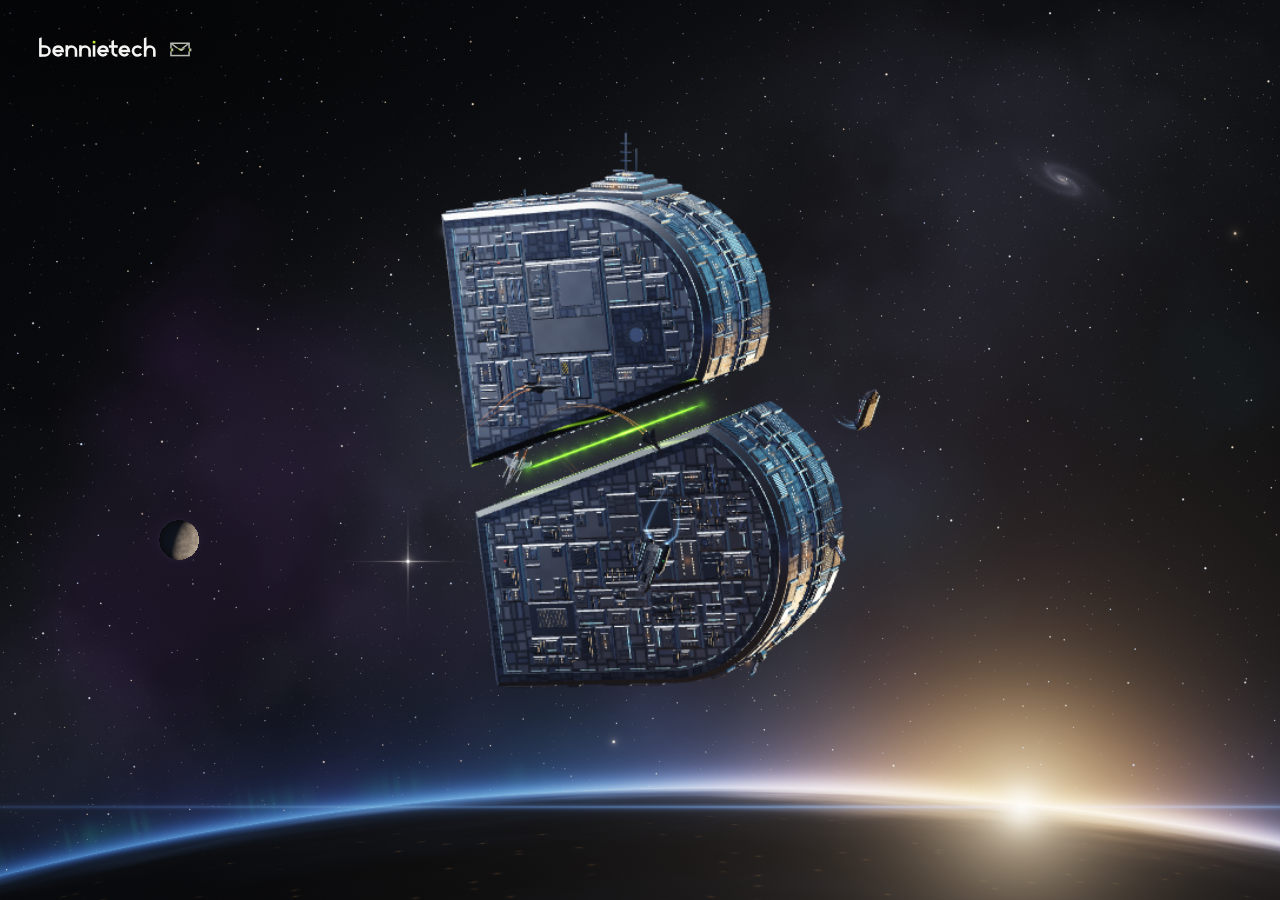
<file: index.html>
<!doctype html>
<html lang="en">
<head>
  <meta charset="utf-8">
  <meta name="viewport" content="width=device-width, initial-scale=1, viewport-fit=cover">
  <meta name="theme-color" content="#03060b">
  <meta name="description" content="BennieTech. An interactive study in form and light.">
  <link rel="canonical" href="https://bennienet.cloud/">
  <link rel="icon" href="/assets/icons/favicon.svg" type="image/svg+xml">
  <link rel="icon" href="/assets/icons/favicon-32.png" sizes="32x32" type="image/png">
  <link rel="apple-touch-icon" href="/assets/icons/apple-touch-icon.png">
  <meta property="og:type" content="website">
  <meta property="og:url" content="https://bennienet.cloud/">
  <meta property="og:site_name" content="BennieTech">
  <meta property="og:title" content="BennieTech">
  <meta property="og:description" content="An interactive study in form and light.">
  <meta property="og:image" content="https://bennienet.cloud/assets/og/bennietech.jpg">
  <meta property="og:image:width" content="1200">
  <meta property="og:image:height" content="630">
  <meta property="og:image:alt" content="A B-shaped starship hull of dark armoured plating above a planet at sunrise, circled by small spacecraft, with a lime energy beam through its cut.">
  <meta name="twitter:card" content="summary_large_image">
  <link rel="stylesheet" href="/css/sculpture.css">
  <title>BennieTech</title>
</head>
<body>
  <main class="space" aria-label="BennieTech">
    <div class="exhibit" role="img" aria-label="A B-shaped starship hull of dark armoured plating hangs in deep space above a planet at sunrise, circled by small spacecraft, with a lime energy beam running through its diagonal cut. When animated, it briefly turns to black liquid and returns as other works: reeded green glass, plush fur, speckled terrazzo with emerald louvers, and a translucent glass enclosure housing glowing 3D voxels.">
      <picture>
        <source media="(max-aspect-ratio: 4/5)" srcset="/assets/glass/rest-portrait.webp">
        <img class="silhouette" src="/assets/glass/rest.webp" width="1536" height="1368" fetchpriority="high" alt="">
      </picture>
      <canvas aria-hidden="true"></canvas>
    </div>
    <header class="brand">
      <div class="signature">
        <img src="/assets/logo/bennietech-wordmark.svg" width="1004" height="175" alt="BennieTech">
        <img class="signature-night" src="/assets/logo/bennietech-wordmark-dark.svg" width="1004" height="175" alt="">
      </div>
      <a class="email" href="mailto:lukebennie@gmail.com" aria-label="Email Luke Bennie at lukebennie@gmail.com">
        <svg viewBox="0 0 34 26" aria-hidden="true" focusable="false">
          <!-- An envelope with one scan strip torn sideways, fringed in olive. -->
          <defs>
            <g id="mail-art" fill="none" stroke-width="2.35" stroke-linecap="butt" stroke-linejoin="miter">
              <rect x="3" y="3.5" width="28" height="19"/>
              <path d="M3 3.5 17 14.2 31 3.5"/>
            </g>
            <clipPath id="mail-above"><rect x="-6" y="-2" width="46" height="13.4"/></clipPath>
            <clipPath id="mail-strip"><rect x="-6" y="11.4" width="46" height="4.4"/></clipPath>
            <clipPath id="mail-below"><rect x="-6" y="15.8" width="46" height="12"/></clipPath>
          </defs>
          <use href="#mail-art" stroke="currentColor" clip-path="url(#mail-above)"/>
          <use href="#mail-art" stroke="currentColor" clip-path="url(#mail-below)"/>
          <g class="mail-tear">
            <use href="#mail-art" class="mail-fringe" clip-path="url(#mail-strip)" transform="translate(1 0)"/>
            <use href="#mail-art" stroke="currentColor" clip-path="url(#mail-strip)" transform="translate(2.4 0)"/>
          </g>
        </svg>
        <span class="email-address" aria-hidden="true">lukebennie@gmail.com</span>
      </a>
    </header>
    <div class="studio-wash" aria-hidden="true"></div>
  </main>
  <script type="module">
    const motion = matchMedia('(prefers-reduced-motion: reduce)');
    function start() {
      if (motion.matches) return;
      motion.removeEventListener('change', start);
      import('/js/sculpture.js');
    }
    motion.addEventListener('change', start);
    start();
  </script>
</body>
</html>
</file>
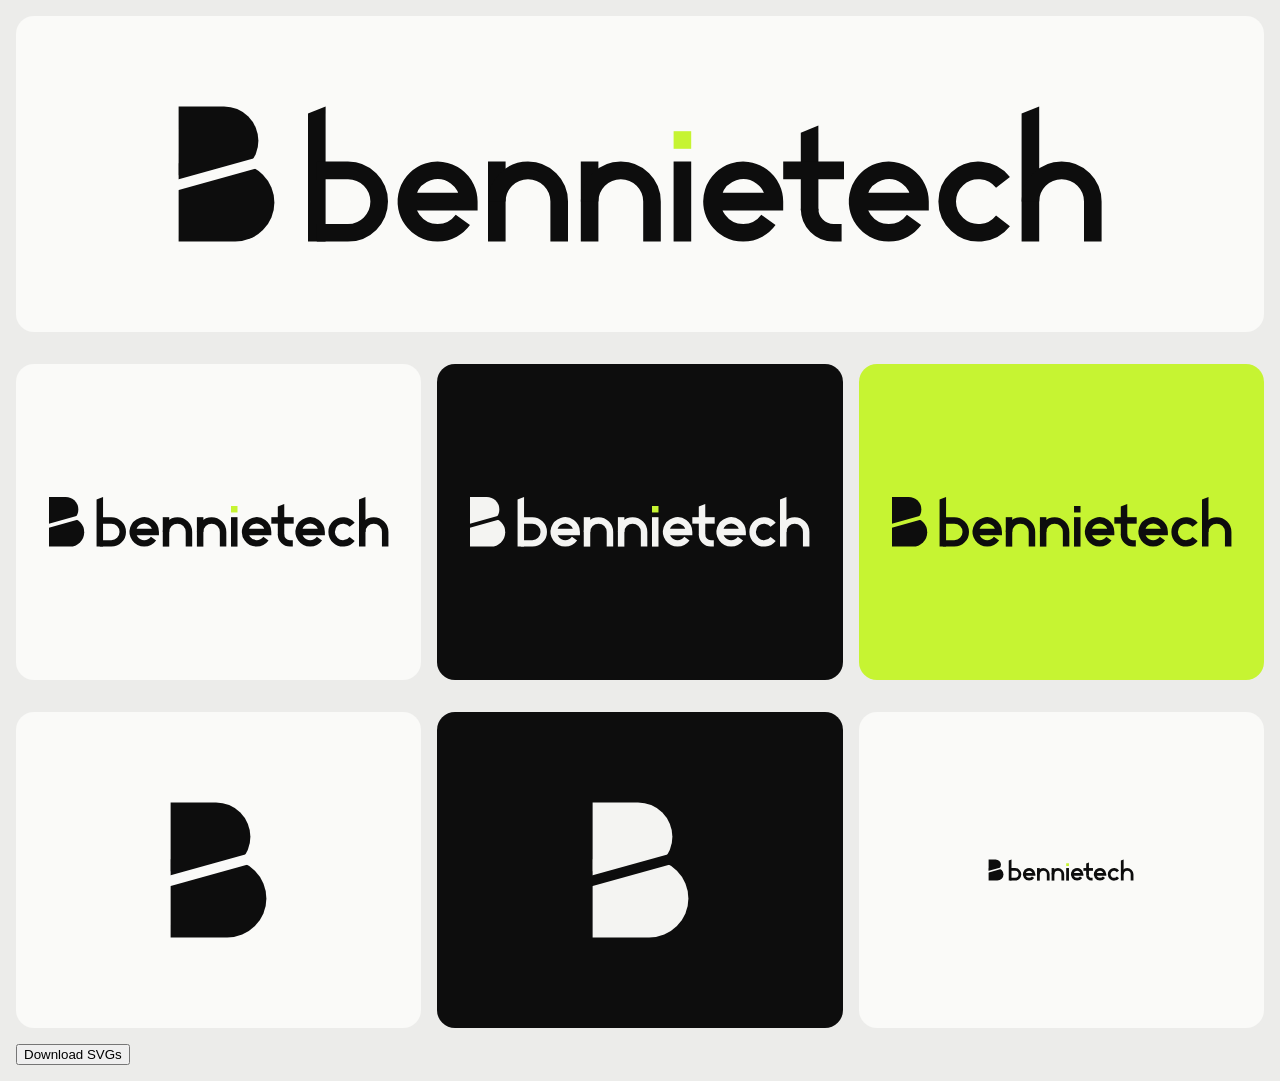
<file: assets/logo/logo-generator.html>
<!doctype html>
<html lang="en">
<head>
<meta charset="utf-8">
<meta name="viewport" content="width=device-width, initial-scale=1">
<title>BennieTech logo generator</title>
<style>
  body { margin: 0; font: 14px/1.4 system-ui, sans-serif; background: #ececea; color: #111; }
  .row { display: grid; grid-template-columns: repeat(auto-fit, minmax(320px, 1fr)); gap: 16px; padding: 16px; }
  .card { background: #fafaf8; border-radius: 18px; padding: 48px 32px; display: grid; place-items: center; min-height: 220px; }
  .card--ink { background: #0d0d0d; }
  .card--volt { background: #c6f432; }
  .big svg { width: min(92vw, 1100px); height: auto; }
  .card svg { width: 100%; height: auto; max-height: 140px; }
  .mark svg { height: 260px; width: auto; }
  .tiny svg { height: 22px; width: auto; }
  p { margin: 8px 16px; color: #666; }
  button { margin: 0 16px 16px; }
</style>
</head>
<body>
  <!-- Open through the local server (node server.js) -> http://localhost:8080/assets/logo/logo-generator.html
       "Download" saves the SVG files (lockup light/dark, mark light/dark, wordmark) built from js/brand/logotype.js. -->
  <div class="row"><div class="card big" id="big"></div></div>
  <div class="row">
    <div class="card" id="light"></div>
    <div class="card card--ink" id="dark"></div>
    <div class="card card--volt" id="volt"></div>
  </div>
  <div class="row">
    <div class="card mark" id="mark"></div>
    <div class="card card--ink mark" id="markDark"></div>
    <div class="card tiny" id="tiny"></div>

  </div>
  <button id="dl">Download SVGs</button>
<script type="module">
  import { logoSVG } from '../../js/brand/logotype.js';
  const $ = id => document.getElementById(id);
  $('big').innerHTML = logoSVG();
  $('light').innerHTML = logoSVG();
  $('dark').innerHTML = logoSVG({ ink: '#f4f4f2' });
  $('volt').innerHTML = logoSVG({ accent: '#0d0d0d' });
  $('mark').innerHTML = logoSVG({ layout: 'mark' });
  $('markDark').innerHTML = logoSVG({ layout: 'mark', ink: '#f4f4f2' });
  $('tiny').innerHTML = logoSVG();

  const files = {
    'bennietech-logo.svg': logoSVG(),
    'bennietech-logo-dark.svg': logoSVG({ ink: '#f4f4f2' }),
    'bennietech-mark.svg': logoSVG({ layout: 'mark' }),
    'bennietech-mark-dark.svg': logoSVG({ layout: 'mark', ink: '#f4f4f2' }),
    'bennietech-wordmark.svg': logoSVG({ layout: 'word' }),
  };
  window.svgs = files;
  $('dl').onclick = () => Object.entries(files).forEach(([name, svg]) => {
    const a = document.createElement('a');
    a.href = URL.createObjectURL(new Blob([svg], { type: 'image/svg+xml' })); a.download = name; a.click();
  });
</script>
</body>
</html>
</file>
<file: css/sculpture.css>
@font-face {
  font-family: 'JetBrains Mono';
  font-style: normal;
  font-weight: 400 500;
  font-display: swap;
  src: url('../fonts/jetbrains-mono-2.woff2') format('woff2');
}
* { box-sizing: border-box; }
html, body { margin: 0; width: 100%; height: 100%; overflow: hidden; }
main {
  --margin: clamp(18px, 6.2vh, 84px);
  --unit: min(31vh, 49vw);
  position: fixed;
  inset: 0;
  isolation: isolate;
  container-type: size;
  background-color: #e5e1d8;
  background-image:
    linear-gradient(116deg, #7a806c13 0%, #7a806c0a 12%, transparent 19%,
      #fffef348 26%, transparent 43%, transparent 70%, #8490800d 86%, transparent),
    radial-gradient(ellipse at 36% 26%, #fbf9f1 0%, #efece2 43%, #ddddd2 78%, #c8c9bc 112%);
}
@supports (width: 1cqh) {
  main { --unit: min(31cqh, 49cqw); }
}
/* The black stage and the paper grain are both kept as ready-made layers.
   The glitch only changes their opacity, so nothing is repainted. */
main::before {
  content: "";
  position: absolute;
  inset: 0;
  pointer-events: none;
  background: #000;
  opacity: 0;
  will-change: opacity;
}
main::after {
  content: "";
  position: absolute;
  inset: 0;
  pointer-events: none;
  opacity: .055;
  will-change: opacity;
  background-image: url("data:image/svg+xml,%3Csvg xmlns='http://www.w3.org/2000/svg' width='160' height='160'%3E%3Cfilter id='g'%3E%3CfeTurbulence type='fractalNoise' baseFrequency='.86' numOctaves='3' stitchTiles='stitch'/%3E%3C/filter%3E%3Cpath fill='%23000' filter='url(%23g)' opacity='.9' d='M0 0h160v160H0z'/%3E%3C/svg%3E");
}
.exhibit, canvas { position: absolute; inset: 0; width: 100%; height: 100%; }
.exhibit { touch-action: pinch-zoom; container-type: size; }
/* The dot-matrix field sits under the sculpture and shows only in the glitch. */
.field { opacity: 0; will-change: opacity; pointer-events: none; }
.oil {
  inset: auto;
  left: 50%;
  transform: translateX(-50%);
  opacity: 0;
  will-change: opacity;
  pointer-events: none;
}
/* The glass B is drawn on its own layer above the stage and hides in the glitch. */
.glass { will-change: opacity; pointer-events: none; }
/* The light the glass throws across the paper lies just beneath it. */
.spectrum { will-change: opacity; pointer-events: none; }
.silhouette {
  position: absolute;
  left: calc(50% - .98 * var(--unit));
  top: calc(48% - var(--unit));
  width: calc(2.56 * var(--unit));
  height: auto;
  pointer-events: none;
}

.brand {
  position: absolute;
  left: max(clamp(22px, 3.0vw, 44px), calc(env(safe-area-inset-left) + 16px));
  top: max(clamp(16px, 2.8vh, 36px), calc(env(safe-area-inset-top) + 12px));
  display: flex;
  align-items: center;
  gap: 2px;
  pointer-events: none;
}
.signature {
  position: relative;
  width: clamp(110px, 9.2vw, 144px);
  flex: 0 0 auto;
  pointer-events: none;
  user-select: none;
}
.signature img { width: 100%; height: auto; display: block; }
.signature-night { position: absolute; inset: 0; opacity: 0; }

@media (prefers-reduced-motion: no-preference) {
  main.negative::before { opacity: 1; }
  main.negative .field, main.negative .oil { opacity: 1; }
  main.negative .glass, main.negative .spectrum { opacity: 0; }
  main.negative::after { opacity: 0; }
  main.negative .signature img:first-child { opacity: 0; }
  main.negative .signature-night { opacity: 1; }
}

.email {
  --fringe: #708637;
  position: relative;
  display: grid;
  place-items: center;
  width: 44px;
  height: 44px;
  color: #343c33;
  border-radius: 50%;
  pointer-events: auto;
  touch-action: manipulation;
  text-decoration: none;
}
.email svg { width: clamp(22px, 1.72vw, 27px); transform: translateY(2px); overflow: visible; }
.mail-fringe { stroke: var(--fringe); }
.email-address {
  position: absolute;
  left: calc(100% + 2px);
  top: 50%;
  transform: translate(-3px, calc(-50% + 2px));
  font: 400 11px/1.5 'JetBrains Mono', monospace;
  letter-spacing: .03em;
  font-feature-settings: "zero" 1;
  -webkit-font-smoothing: antialiased;
  white-space: nowrap;
  visibility: hidden;
  opacity: 0;
}
.email:focus-visible .email-address { visibility: visible; opacity: 1; transform: translate(0, calc(-50% + 2px)); }
@media (hover: hover) {
  .email:hover .email-address { visibility: visible; opacity: 1; transform: translate(0, calc(-50% + 2px)); }
}
.email:hover, .email:focus-visible { color: #1f201d; --fringe: #7f993b; }
.email:focus-visible { outline: 1px solid currentColor; outline-offset: -5px; }
.negative .email { color: #b7bcb2; --fringe: #8fb02a; }
.negative .email:hover, .negative .email:focus-visible { color: #eef0ea; --fringe: #c6ec5a; }
@media (prefers-reduced-motion: no-preference) {
  .email-address { transition: opacity .18s cubic-bezier(.22, 1, .36, 1), transform .18s cubic-bezier(.22, 1, .36, 1); }
  .email:hover .mail-tear, .email:focus-visible .mail-tear { animation: tear .38s steps(1) 1; }
}
@keyframes tear {
  0% { transform: translateX(0); }
  22% { transform: translateX(-3.2px); }
  41% { transform: translateX(1.6px); }
  63% { transform: translateX(-1px); }
  80% { transform: translateX(2.6px); }
}

.exhibit canvas { cursor: grab; }
main.dragging .exhibit canvas { cursor: grabbing; }

/* Subtle moving architectural gallery skylight wash across the calm paper plane. */
.studio-wash {
  position: absolute;
  inset: -14%;
  z-index: -1;
  pointer-events: none;
  opacity: 0;
  will-change: transform, opacity;
  background:
    radial-gradient(ellipse 48% 40% at 38% 30%, rgba(255, 254, 246, .48), transparent 72%),
    linear-gradient(118deg, transparent 20%, rgba(255, 255, 244, .28) 43%, rgba(120, 212, 198, .055) 50%, rgba(176, 224, 72, .065) 55%, transparent 70%);
  transition: opacity .5s ease;
}
main.ready .studio-wash { opacity: .85; }
@media (prefers-reduced-motion: no-preference) {
  main.negative .studio-wash { opacity: 0; }
}
@media (prefers-reduced-motion: reduce) {
  .studio-wash { display: none; }
}

/* Deep space behind the starship B. The starfield canvas is oversized so it
   can drift with the pointer; it fades in once painted. Before that, and
   without scripts, a gradient sketch of the same planet and sunrise stands in. */
canvas.space {
  inset: auto;
  left: -28px;
  top: -28px;
  width: calc(100% + 56px);
  height: calc(100% + 56px);
  opacity: 0;
  pointer-events: none;
  will-change: opacity, transform;
}
main.space.ready canvas.space,
main.louver.ready canvas.space,
main.quantum.ready canvas.space,
main.paper.ready canvas.space,
main.atelier.ready canvas.space { opacity: 1; transition: opacity .9s ease; }
main.space {
  background-color: #020308;
  background-image:
    radial-gradient(ellipse 58vmax 3px at 79% 87.6%, rgba(130, 175, 255, .45), transparent),
    radial-gradient(ellipse 26vmax 7vmax at 79% 87.6%, rgba(255, 214, 170, .6), rgba(255, 140, 60, .16) 38%, transparent 72%),
    radial-gradient(circle 230vmax at 56% calc(87.5% + 230vmax), #05080d 0, #05080d calc(100% - 2px),
      #6e9cf2 100%, rgba(70, 120, 230, .28) calc(100% + 5px), rgba(40, 80, 180, .07) calc(100% + 40px), transparent calc(100% + 120px)),
    radial-gradient(ellipse 60% 50% at 80% 28%, rgba(10, 42, 56, .32), transparent 70%),
    linear-gradient(#020308, #03060c);
}
main.space::after,
main.louver::after,
main.quantum::after,
main.paper::after,
main.atelier::after { opacity: 0; }
main.space .studio-wash,
main.louver .studio-wash,
main.quantum .studio-wash,
main.paper .studio-wash,
main.atelier .studio-wash { opacity: 0; }
main.space .signature img:first-child,
main.quantum .signature img:first-child,
main.atelier .signature img:first-child { opacity: 0; }
main.space .signature-night,
main.quantum .signature-night,
main.atelier .signature-night { opacity: 1; }
main.space .email,
main.quantum .email,
main.atelier .email { color: #b7bcb2; --fringe: #8fb02a; }
main.space .email:hover, main.space .email:focus-visible,
main.quantum .email:hover, main.quantum .email:focus-visible,
main.atelier .email:hover, main.atelier .email:focus-visible { color: #eef0ea; --fringe: #c6ec5a; }

/* Architectural Terrazzo & Emerald Louver studio stage (light lavender wall + violet-magenta grid). */
main.louver {
  background-color: #c8c7f3;
  background-image: linear-gradient(180deg, #d7d8f7 0%, #c1c0f2 59.5%, #5b33ec 60.5%, #9f29f4 100%);
}
main.louver .email { color: #28274a; --fringe: #009c64; }
main.louver .email:hover, main.louver .email:focus-visible { color: #12112a; --fringe: #00c482; }

/* Quantum Glass Voxel PCB studio stage (deep cyber-indigo circuit plane). */
main.quantum {
  background-color: #06071a;
  background-image:
    linear-gradient(180deg, transparent 61.6%, rgba(150, 90, 255, .5) 62%, transparent 62.4%),
    radial-gradient(ellipse 50% 40% at 55% 46%, rgba(120, 30, 150, .32), rgba(30, 50, 150, .14) 60%, transparent 85%),
    linear-gradient(180deg, #07081c, #0c0d26 62%, #08081a);
}
main.quantum .email { color: #c5cbe8; --fringe: #ff48cc; }
main.quantum .email:hover, main.quantum .email:focus-visible { color: #ffffff; --fringe: #68d8ff; }

/* Painted canvas atelier behind the fur B (mottled slate teal, spotlit). */
main.atelier {
  background-color: #1c2627;
  background-image:
    radial-gradient(ellipse 46% 52% at 51% 44%, #44544f, #263434 55%, #141c1d 100%);
}
/* Negative glitch always takes precedence over stage-specific email colours. */
main.negative .email { color: #b7bcb2; --fringe: #8fb02a; }
main.negative .email:hover, main.negative .email:focus-visible { color: #eef0ea; --fringe: #c6ec5a; }
</file>
